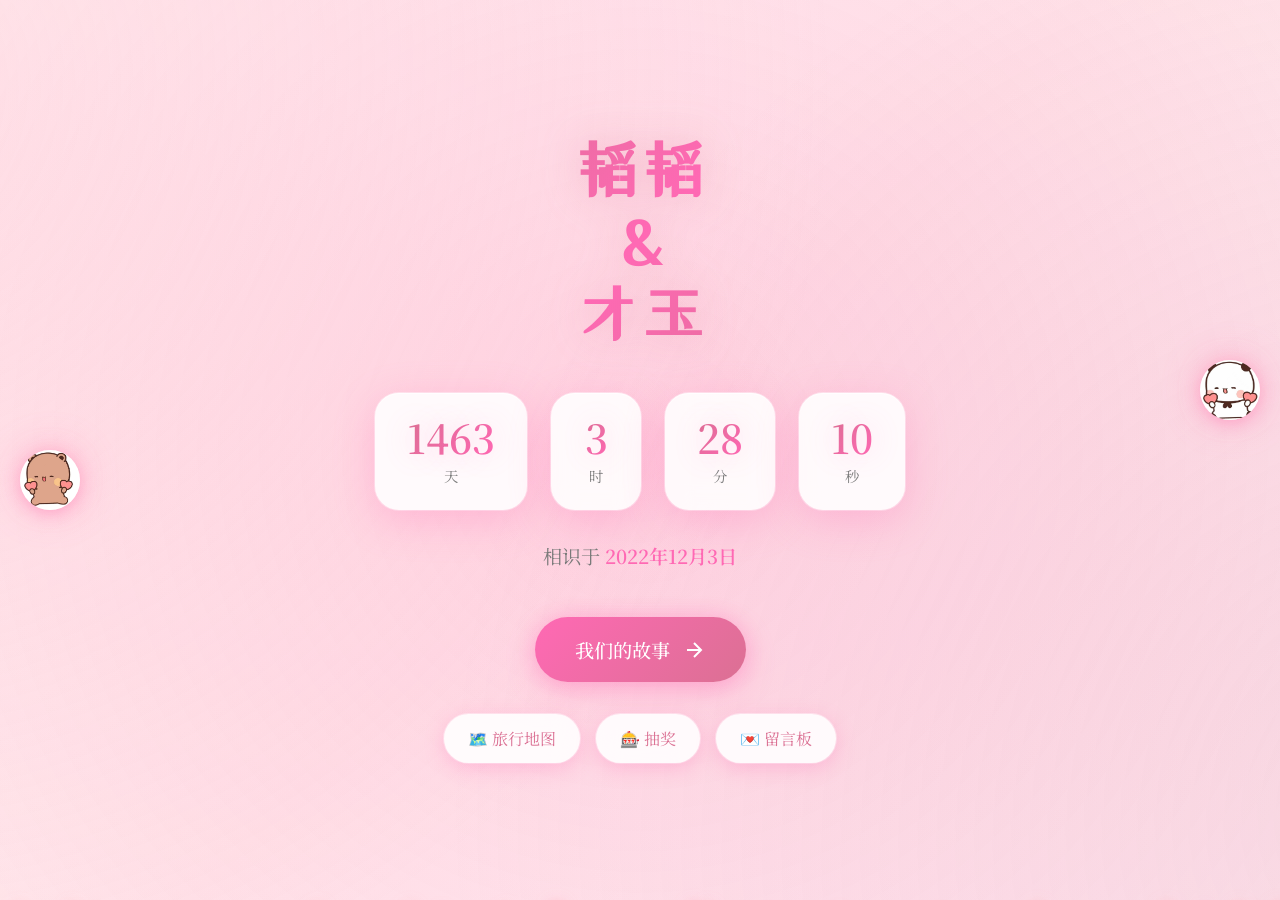
<file: index.html>
<!DOCTYPE html>
<html lang="zh-CN">
<head>
    <meta charset="UTF-8">
    <meta name="viewport" content="width=device-width, initial-scale=1.0">
    <title>我们的故事 💕</title>
    <link rel="stylesheet" href="css/style.css">
    <link href="https://fonts.googleapis.com/css2?family=Noto+Serif+SC:wght@400;600&family=ZCOOL+XiaoWei&display=swap" rel="stylesheet">
</head>
<body>
    <!-- 粒子背景 -->
    <div class="particles" id="particles"></div>

    <!-- 主页面容器 -->
    <main class="home">
        <div class="home-content">
            <!-- 标题 -->
            <h1 class="title">
                <span class="title-name">韬韬</span>
                <span class="title-name">&</span>
                <span class="title-name">才玉</span>
            </h1>

            <!-- 纪念日倒计时 -->
            <div class="countdown" id="countdown">
                <div class="countdown-item">
                    <span class="countdown-number" id="days">0</span>
                    <span class="countdown-label">天</span>
                </div>
                <div class="countdown-item">
                    <span class="countdown-number" id="hours">0</span>
                    <span class="countdown-label">时</span>
                </div>
                <div class="countdown-item">
                    <span class="countdown-number" id="minutes">0</span>
                    <span class="countdown-label">分</span>
                </div>
                <div class="countdown-item">
                    <span class="countdown-number" id="seconds">0</span>
                    <span class="countdown-label">秒</span>
                </div>
            </div>

            <!-- 纪念日文字 -->
            <p class="since-text">相识于 <span class="highlight">2022年12月3日</span></p>

            <!-- 入口按钮 -->
            <a href="timeline.html" class="entry-btn">
                <span>我们的故事</span>
                <svg class="btn-arrow" viewBox="0 0 24 24" fill="none" stroke="currentColor" stroke-width="2">
                    <path d="M5 12h14M12 5l7 7-7 7"/>
                </svg>
            </a>

            <!-- 导航入口 -->
            <nav class="home-nav">
                <a href="map.html" class="nav-btn">🗺️ 旅行地图</a>
                <a href="lottery.html" class="nav-btn">🎰 抽奖</a>
                <a href="guestbook.html" class="nav-btn">💌 留言板</a>
            </nav>
        </div>
    </main>

    <!-- 动画图像 -->
    <div class="floating-animations">
        <div class="anim-img anim-left" id="anim1">
            <img src="bubu.jpg" alt="动画1">
            <audio id="sound1" src="bubu.mp3"></audio>
        </div>
        <div class="anim-img anim-right" id="anim2">
            <img src="yier.jpg" alt="动画2">
            <audio id="sound2" src="yier.mp3"></audio>
        </div>
    </div>

    <script src="https://cdnjs.cloudflare.com/ajax/libs/gsap/3.12.5/gsap.min.js"></script>
    <script src="js/main.js"></script>
    <script>
        // 设置你们的纪念日（修改这个日期）
        const anniversaryDate = new Date('2022-12-03');

        // 初始化倒计时
        initCountdown(anniversaryDate);

        // 初始化粒子
        initParticles();

        // 初始化主页动画
        initHomeAnimation();

        // 动画图像点击音效
        document.querySelectorAll('.anim-img').forEach(elem => {
            elem.addEventListener('click', () => {
                const audio = elem.querySelector('audio');
                if (audio) {
                    audio.currentTime = 0;
                    audio.play();
                }
            });
        });
    </script>
</body>
</html>
</file>
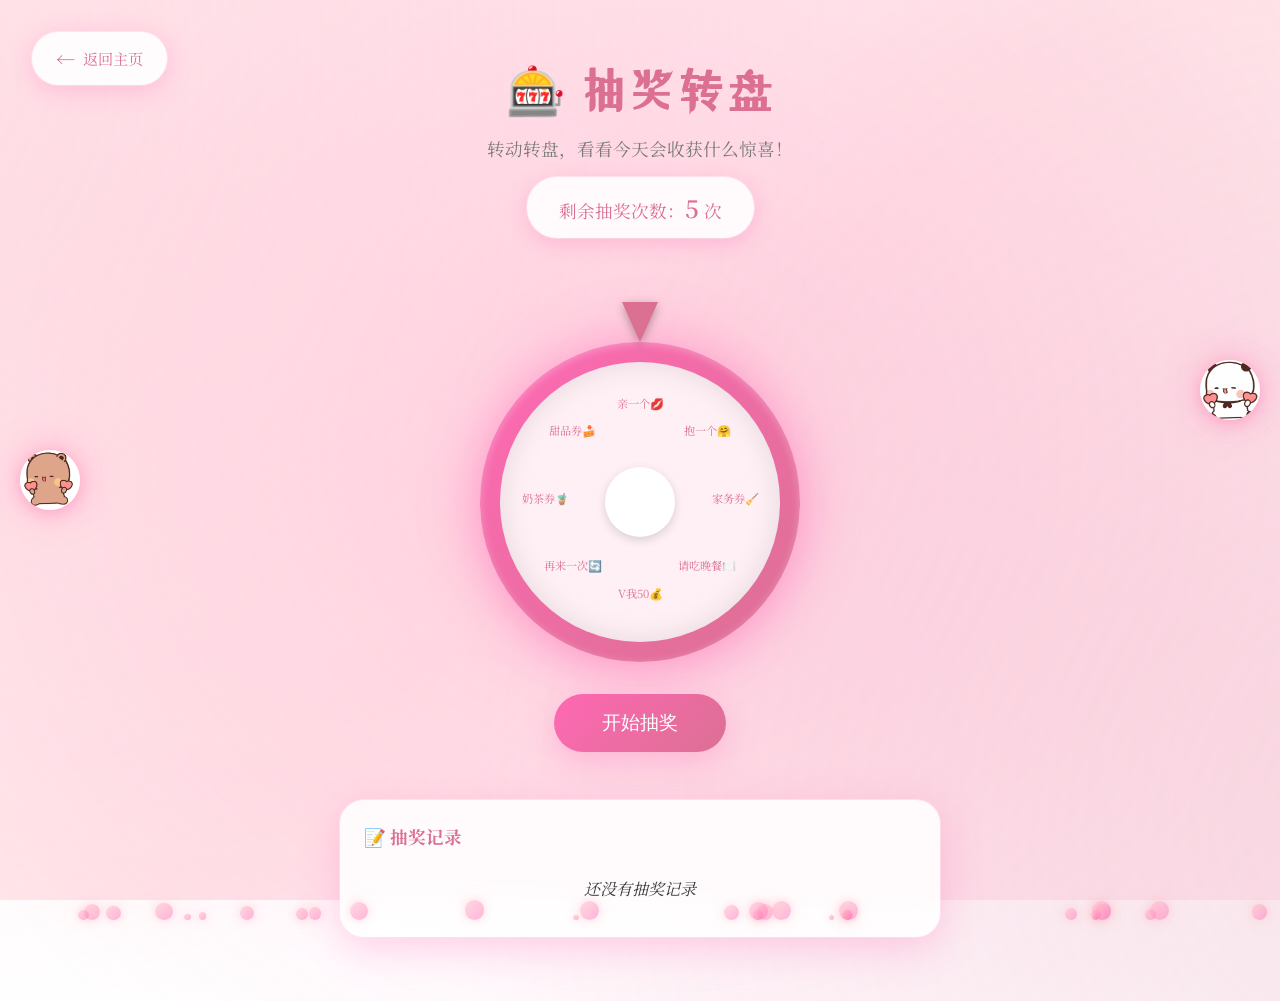
<file: lottery.html>
<!DOCTYPE html>
<html lang="zh-CN">
<head>
    <meta charset="UTF-8">
    <meta name="viewport" content="width=device-width, initial-scale=1.0">
    <title>抽奖 - 我们的故事</title>
    <link rel="stylesheet" href="css/style.css">
    <link href="https://fonts.googleapis.com/css2?family=Noto+Serif+SC:wght@400;600&family=ZCOOL+XiaoWei&display=swap" rel="stylesheet">
</head>
<body>
    <!-- 粒子背景 -->
    <div class="particles" id="particles"></div>

    <!-- 动画图像 -->
    <div class="floating-animations">
        <div class="anim-img anim-left" id="anim1">
            <img src="bubu.jpg" alt="动画1">
            <audio id="sound1" src="bubu.mp3"></audio>
        </div>
        <div class="anim-img anim-right" id="anim2">
            <img src="yier.jpg" alt="动画2">
            <audio id="sound2" src="yier.mp3"></audio>
        </div>
    </div>

    <!-- 返回按钮 -->
    <a href="index.html" class="back-btn">
        <span>←</span> 返回主页
    </a>

    <!-- 抽奖页面 -->
    <main class="lottery-page">
        <header class="lottery-header">
            <h1><span aria-hidden="true">🎰</span> 抽奖转盘</h1>
            <p>转动转盘，看看今天会收获什么惊喜！</p>
            <div class="chance-counter">
                剩余抽奖次数：<span id="chanceCount">5</span> 次
            </div>
        </header>

        <div class="lottery-container">
            <!-- 指针（固定不动） -->
            <div class="wheel-pointer"></div>

            <!-- 外环装饰（固定不动） -->
            <div class="wheel-outer">
                <!-- 内环转盘（真正旋转） -->
                <div class="wheel-inner" id="lotteryWheel">
                    <div class="wheel-segment" data-prize="亲一个💋">亲一个💋</div>
                    <div class="wheel-segment" data-prize="抱一个🤗">抱一个🤗</div>
                    <div class="wheel-segment" data-prize="家务券🧹">家务券🧹</div>
                    <div class="wheel-segment" data-prize="请吃晚餐🍽️">请吃晚餐🍽️</div>
                    <div class="wheel-segment" data-prize="V我50💰">V我50💰</div>
                    <div class="wheel-segment" data-prize="再来一次🔄">再来一次🔄</div>
                    <div class="wheel-segment" data-prize="奶茶券🧋">奶茶券🧋</div>
                    <div class="wheel-segment" data-prize="甜品券🍰">甜品券🍰</div>
                    <div class="wheel-center"></div>
                </div>
            </div>

            <!-- 抽奖按钮 -->
            <button class="lottery-btn" id="lotteryBtn">
                <span>开始抽奖</span>
            </button>
        </div>

        <!-- 历史记录 -->
        <div class="lottery-history">
            <h3><span aria-hidden="true">📝</span> 抽奖记录</h3>
            <ul id="historyList">
                <li class="history-empty">还没有抽奖记录</li>
            </ul>
        </div>
    </main>

    <!-- 中奖提示 -->
    <div class="modal-overlay" id="prizeModal">
        <div class="modal-content prize-result">
            <div class="prize-emoji" id="prizeEmoji">🎉</div>
            <h2 class="prize-title">恭喜你抽到</h2>
            <div class="prize-name" id="prizeName"></div>
            <button class="modal-close prize-close">确定</button>
        </div>
    </div>

    <script src="https://cdnjs.cloudflare.com/ajax/libs/gsap/3.12.5/gsap.min.js"></script>
    <script src="js/main.js"></script>
    <script>
        initParticles();
        initLottery();

        // 动画图像点击音效
        document.querySelectorAll('.anim-img').forEach(img => {
            img.addEventListener('click', () => {
                const audio = img.querySelector('audio');
                if (audio) {
                    audio.currentTime = 0;
                    audio.play().catch(() => {});
                }
            });
        });
    </script>
</body>
</html>
</file>
<file: css/style.css>
/* ============================================
   浪漫情侣网站 - 粉色优雅主题
   ============================================ */

/* CSS 变量 - 统一配色 */
:root {
    /* 主色系 - 粉色 */
    --pink-light: #FFF0F5;
    --pink-soft: #FFB6C1;
    --pink-medium: #FF69B4;
    --pink-deep: #DB7093;
    --pink-dark: #C71585;
    /* 点缀色 - 淡紫（打破单一暖色） */
    --lavender: #E8D5F2;
    --lavender-soft: #F3EBF8;
    /* 中性色 */
    --white: #FFFFFF;
    --text-dark: #3A3A3A;
    --text-light: #7A7A7A;
    /* 阴影 */
    --shadow-pink: rgba(255, 105, 180, 0.3);
    /* 玻璃模糊系统 - 统一值 */
    --blur-sm: 8px;
    --blur-md: 12px;
    --blur-lg: 16px;
    /* 间距系统 - 4px 基准 */
    --space-1: 4px;
    --space-2: 8px;
    --space-3: 12px;
    --space-4: 16px;
    --space-6: 24px;
    --space-8: 32px;
    --space-12: 48px;
}

/* 无障碍：焦点状态 */
:focus-visible {
    outline: 2px solid var(--pink-medium);
    outline-offset: 3px;
}

/* 无障碍：尊重用户的动画偏好 */
@media (prefers-reduced-motion: reduce) {
    *, *::before, *::after {
        animation-duration: 0.01ms !important;
        animation-iteration-count: 1 !important;
        transition-duration: 0.01ms !important;
    }
    /* 动画禁用时保留颜色过渡 */
    .countdown-item::before,
    .entry-btn::before {
        animation: none !important;
        opacity: 0.3 !important;
    }
}

/* 重置样式 */
* {
    margin: 0;
    padding: 0;
    box-sizing: border-box;
}

body {
    font-family: 'Noto Serif SC', serif;
    background: linear-gradient(135deg, #FFF0F5 0%, #FFE4E9 50%, #FFF0F5 100%);
    background-attachment: fixed;
    min-height: 100vh;
    color: var(--text-dark);
    overflow-x: hidden;
    position: relative;
}

/* 背景浪漫光晕 */
body::before {
    content: '';
    position: fixed;
    top: -50%;
    left: -50%;
    width: 200%;
    height: 200%;
    background:
        radial-gradient(circle at 20% 30%, rgba(255, 182, 193, 0.3) 0%, transparent 40%),
        radial-gradient(circle at 80% 70%, rgba(219, 112, 147, 0.2) 0%, transparent 40%),
        radial-gradient(circle at 50% 50%, rgba(255, 105, 180, 0.15) 0%, transparent 50%);
    animation: ambientGlow 15s ease-in-out infinite;
    pointer-events: none;
    z-index: 0;
}

@keyframes ambientGlow {
    0%, 100% { transform: translate(0, 0) rotate(0deg); }
    33% { transform: translate(2%, 1%) rotate(1deg); }
    66% { transform: translate(-1%, 2%) rotate(-1deg); }
}

/* ============================================
   主页样式
   ============================================ */

.home {
    min-height: 100vh;
    display: flex;
    align-items: center;
    justify-content: center;
    position: relative;
    padding: 2rem;
    z-index: 10;
}

.home-content {
    text-align: center;
    z-index: 10;
}

/* 标题 */
.title {
    font-family: 'ZCOOL XiaoWei', serif;
    font-size: clamp(2rem, 6vw, 4rem);
    background: linear-gradient(135deg, var(--pink-deep), var(--pink-medium), var(--pink-deep));
    -webkit-background-clip: text;
    -webkit-text-fill-color: transparent;
    background-clip: text;
    margin-bottom: 3rem;
    display: flex;
    flex-direction: column;
    gap: 0.5rem;
    opacity: 0;
    filter: drop-shadow(0 0 20px rgba(219, 112, 147, 0.3));
}

.title-heart {
    font-size: 2rem;
    color: var(--pink-medium);
    animation: heartbeat 1.5s ease-in-out infinite;
}

/* 倒计时 */
.countdown {
    display: flex;
    justify-content: center;
    gap: 1.5rem;
    margin-bottom: 2rem;
    opacity: 0;
}

.countdown-item {
    display: flex;
    flex-direction: column;
    align-items: center;
    background: rgba(255, 255, 255, 0.88);
    backdrop-filter: blur(var(--blur-md));
    -webkit-backdrop-filter: blur(var(--blur-md));
    padding: 1.5rem 2rem;
    border-radius: 24px;
    box-shadow:
        0 10px 40px var(--shadow-pink),
        0 0 0 1px rgba(255, 255, 255, 0.5),
        inset 0 1px 0 rgba(255, 255, 255, 0.8);
    min-width: 90px;
    position: relative;
    overflow: hidden;
}

.countdown-item::before {
    content: '';
    position: absolute;
    top: 0;
    left: -100%;
    width: 100%;
    height: 100%;
    background: linear-gradient(90deg, transparent, rgba(255, 255, 255, 0.4), transparent);
    animation: shimmer 3s infinite;
}

@keyframes shimmer {
    0% { left: -100%; }
    50%, 100% { left: 100%; }
}

.countdown-number {
    font-size: 2.5rem;
    font-weight: 600;
    background: linear-gradient(135deg, var(--pink-deep), var(--pink-medium));
    -webkit-background-clip: text;
    -webkit-text-fill-color: transparent;
    background-clip: text;
    line-height: 1;
    text-shadow: 0 0 30px rgba(255, 105, 180, 0.3);
}

.countdown-label {
    font-size: 0.9rem;
    color: var(--text-light);
    margin-top: 0.5rem;
}

/* 纪念日文字 */
.since-text {
    font-size: 1.2rem;
    color: var(--text-light);
    margin-bottom: 3rem;
    opacity: 0;
}

.highlight {
    color: var(--pink-medium);
    font-weight: 600;
}

/* 入口按钮 */
.entry-btn {
    display: inline-flex;
    align-items: center;
    gap: 0.75rem;
    background: linear-gradient(135deg, var(--pink-medium), var(--pink-deep));
    color: var(--white);
    text-decoration: none;
    padding: 1.2rem 2.5rem;
    border-radius: 50px;
    font-size: 1.2rem;
    font-weight: 500;
    box-shadow:
        0 10px 30px var(--shadow-pink),
        0 0 20px rgba(255, 105, 180, 0.3);
    transition: all 0.3s ease;
    opacity: 0;
    position: relative;
    overflow: hidden;
}

.entry-btn::before {
    content: '';
    position: absolute;
    top: 0;
    left: -100%;
    width: 100%;
    height: 100%;
    background: linear-gradient(90deg, transparent, rgba(255, 255, 255, 0.3), transparent);
    transition: left 0.5s ease;
}

.entry-btn:hover {
    transform: translateY(-3px);
    box-shadow:
        0 15px 40px rgba(255, 105, 180, 0.5),
        0 0 40px rgba(255, 105, 180, 0.4);
}

.entry-btn:hover::before {
    left: 100%;
}

.entry-btn .btn-arrow {
    width: 24px;
    height: 24px;
    transition: transform 0.3s ease;
}

.entry-btn:hover .btn-arrow {
    transform: translateX(5px);
}

/* ============================================
   粒子背景
   ============================================ */

.particles {
    position: fixed;
    top: 0;
    left: 0;
    width: 100%;
    height: 100%;
    pointer-events: none;
    z-index: 1;
}

.particle {
    position: absolute;
    border-radius: 50%;
    background: linear-gradient(135deg, var(--pink-soft), var(--pink-medium));
    opacity: 0.5;
    animation: float 15s infinite ease-in-out;
    box-shadow: 0 0 10px var(--pink-soft), 0 0 20px rgba(255, 182, 193, 0.3);
}

@keyframes float {
    0%, 100% {
        transform: translateY(0) rotate(0deg);
        opacity: 0.6;
    }
    50% {
        transform: translateY(-100px) rotate(180deg);
        opacity: 0.3;
    }
}

/* ============================================
   心跳动画
   ============================================ */

@keyframes heartbeat {
    0%, 100% { transform: scale(1); }
    50% { transform: scale(1.2); }
}

/* ============================================
   响应式
   ============================================ */

@media (max-width: 768px) {
    .countdown {
        gap: 0.75rem;
        flex-wrap: wrap;
    }

    .countdown-item {
        padding: 1rem 1.5rem;
        min-width: 70px;
    }

    .countdown-number {
        font-size: 1.8rem;
    }

    .title {
        margin-bottom: 2rem;
    }

    .since-text {
        font-size: 1rem;
    }
}

/* ============================================
   时间轴页面样式
   ============================================ */

.timeline-page {
    min-height: 100vh;
    padding: 4rem 2rem;
}

.timeline-header {
    text-align: center;
    margin-bottom: 4rem;
}

.timeline-header h1 {
    font-family: 'ZCOOL XiaoWei', serif;
    font-size: clamp(2rem, 5vw, 3rem);
    color: var(--pink-deep);
    margin-bottom: 1rem;
    opacity: 0;
}

.timeline-header p {
    color: var(--text-light);
    font-size: 1.1rem;
    opacity: 0;
}

.back-btn {
    position: fixed;
    top: 2rem;
    left: 2rem;
    display: inline-flex;
    align-items: center;
    gap: 0.5rem;
    background: rgba(255, 255, 255, 0.9);
    backdrop-filter: blur(var(--blur-md));
    -webkit-backdrop-filter: blur(var(--blur-md));
    color: var(--pink-deep);
    text-decoration: none;
    font-size: 0.95rem;
    padding: 0.8rem 1.5rem;
    border-radius: 50px;
    box-shadow:
        0 5px 25px var(--shadow-pink),
        0 0 0 1px rgba(255, 255, 255, 0.5);
    transition: all 0.3s ease;
    z-index: 100;
    opacity: 0;
}

.back-btn:hover {
    transform: translateY(-3px);
    box-shadow: 0 10px 35px rgba(255, 105, 180, 0.4);
    background: var(--pink-light);
}

.back-btn span {
    font-size: 1.2rem;
    transition: transform 0.3s ease;
}

.back-btn:hover span {
    transform: translateX(-3px);
}

/* 时间轴容器 */
.timeline {
    max-width: 800px;
    margin: 0 auto;
    position: relative;
    padding-left: 40px;
}

.timeline::before {
    content: '';
    position: absolute;
    left: 15px;
    top: 0;
    bottom: 0;
    width: 3px;
    background: linear-gradient(to bottom, var(--pink-soft), var(--pink-deep), var(--pink-soft));
    border-radius: 3px;
}

/* 时间节点 */
.timeline-item {
    position: relative;
    margin-bottom: 3rem;
    opacity: 0;
    transform: translateX(-30px);
}

.timeline-item::before {
    content: '💕';
    position: absolute;
    left: -40px;
    top: 0;
    width: 34px;
    height: 34px;
    background: var(--white);
    border-radius: 50%;
    display: flex;
    align-items: center;
    justify-content: center;
    box-shadow: 0 4px 15px var(--shadow-pink);
    font-size: 1rem;
}

.timeline-date {
    display: inline-block;
    font-size: 0.85rem;
    color: var(--pink-dark);
    font-weight: 600;
    margin-bottom: var(--space-2);
    background: var(--lavender-soft);
    padding: var(--space-1) var(--space-3);
    border-radius: var(--space-3);
}

.timeline-card {
    background: rgba(255, 255, 255, 0.88);
    backdrop-filter: blur(var(--blur-md));
    -webkit-backdrop-filter: blur(var(--blur-md));
    padding: var(--space-6);
    border-radius: var(--space-6);
    box-shadow:
        0 10px 40px var(--shadow-pink),
        0 0 0 1px rgba(255, 255, 255, 0.5);
    cursor: pointer;
    transition: all 0.3s ease;
}

.timeline-card:hover {
    transform: translateY(-5px);
    box-shadow:
        0 15px 50px rgba(255, 105, 180, 0.4),
        0 0 30px rgba(255, 182, 193, 0.3);
}

.timeline-card h3 {
    color: var(--pink-deep);
    font-size: 1.3rem;
    margin-bottom: 0.5rem;
}

.timeline-card p {
    color: var(--text-light);
    font-size: 0.95rem;
    line-height: 1.6;
}

.timeline-card .preview-image {
    width: 100%;
    height: auto;
    max-height: 200px;
    object-fit: contain;
    border-radius: 12px;
    margin-bottom: 1rem;
}

/* ============================================
   详情模态框
   ============================================ */

.modal-overlay {
    position: fixed;
    top: 0;
    left: 0;
    width: 100%;
    height: 100%;
    background: rgba(0, 0, 0, 0.6);
    backdrop-filter: blur(var(--blur-sm));
    display: flex;
    align-items: center;
    justify-content: center;
    z-index: 1000;
    opacity: 0;
    visibility: hidden;
    transition: all 0.4s ease;
    padding: 2rem;
}

.modal-overlay.active {
    opacity: 1;
    visibility: visible;
}

.modal-content {
    background: rgba(255, 255, 255, 0.95);
    backdrop-filter: blur(var(--blur-lg));
    -webkit-backdrop-filter: blur(var(--blur-lg));
    border-radius: 30px;
    max-width: 700px;
    width: 100%;
    max-height: 90vh;
    overflow-y: auto;
    padding: 2.5rem;
    position: relative;
    transform: scale(0.8) translateY(50px);
    transition: transform 0.4s ease;
    box-shadow:
        0 25px 80px rgba(219, 112, 147, 0.3),
        0 0 0 1px rgba(255, 255, 255, 0.5);
}

.modal-overlay.active .modal-content {
    transform: scale(1) translateY(0);
}

.modal-close {
    position: absolute;
    top: 1.5rem;
    right: 1.5rem;
    width: 40px;
    height: 40px;
    border: none;
    background: linear-gradient(135deg, var(--pink-light), var(--pink-soft));
    box-shadow: 0 4px 15px var(--shadow-pink);
    border-radius: 50%;
    cursor: pointer;
    font-size: 1.5rem;
    color: var(--pink-deep);
    transition: all 0.3s;
    display: flex;
    align-items: center;
    justify-content: center;
}

.modal-close:hover {
    background: var(--pink-soft);
    transform: rotate(90deg);
}

.modal-image {
    width: 100%;
    height: auto;
    max-height: 50vh;
    object-fit: contain;
    display: block;
    border-radius: 0;
}

.modal-date {
    color: var(--pink-medium);
    font-size: 0.9rem;
    font-weight: 600;
    margin-bottom: 0.5rem;
}

.modal-title {
    font-family: 'ZCOOL XiaoWei', serif;
    font-size: 1.8rem;
    color: var(--pink-deep);
    margin-bottom: 1rem;
}

.modal-text {
    color: var(--text-dark);
    font-size: 1.1rem;
    line-height: 1.8;
}

/* 音乐控制 */
.music-control {
    position: fixed;
    bottom: 2rem;
    right: 2rem;
    width: 50px;
    height: 50px;
    background: var(--white);
    border: none;
    border-radius: 50%;
    cursor: pointer;
    box-shadow: 0 5px 20px var(--shadow-pink);
    z-index: 100;
    display: flex;
    align-items: center;
    justify-content: center;
    font-size: 1.5rem;
    transition: all 0.3s;
}

.music-control:hover {
    transform: scale(1.1);
}

/* ============================================
   GSAP 动画状态类
   ============================================ */

.animate-in {
    opacity: 1 !important;
    transform: translateX(0) translateY(0) scale(1) !important;
}

/* ============================================
   主页导航
   ============================================ */

.home-nav {
    display: flex;
    justify-content: center;
    gap: 1rem;
    margin-top: 2rem;
    flex-wrap: wrap;
    opacity: 0;
}

.nav-btn {
    display: inline-flex;
    align-items: center;
    gap: 0.5rem;
    background: rgba(255, 255, 255, 0.88);
    backdrop-filter: blur(var(--blur-md));
    -webkit-backdrop-filter: blur(var(--blur-md));
    color: var(--pink-deep);
    text-decoration: none;
    padding: 0.8rem 1.5rem;
    border-radius: 30px;
    font-size: 1rem;
    box-shadow:
        0 5px 20px var(--shadow-pink),
        0 0 0 1px rgba(255, 255, 255, 0.5);
    transition: all 0.3s ease;
}

.nav-btn:hover {
    transform: translateY(-3px);
    box-shadow:
        0 10px 30px rgba(255, 105, 180, 0.4),
        0 0 20px rgba(255, 182, 193, 0.3);
    background: var(--pink-light);
}

/* ============================================
   旅行地图页面
   ============================================ */

.map-page {
    min-height: 100vh;
    padding: 6rem 2rem 4rem;
}

.map-header {
    text-align: center;
    margin-bottom: 2rem;
}

.map-header h1 {
    font-family: 'ZCOOL XiaoWei', serif;
    font-size: clamp(2rem, 5vw, 3rem);
    color: var(--pink-deep);
    margin-bottom: 1rem;
    opacity: 0;
}

.map-header p {
    color: var(--text-light);
    font-size: 1.1rem;
    opacity: 0;
}

.map-container {
    max-width: 1000px;
    margin: 0 auto;
    display: grid;
    grid-template-columns: 1fr 300px;
    gap: 2rem;
    opacity: 0;
}

.echarts-map {
    position: relative;
    background: var(--white);
    border-radius: 20px;
    padding: 1rem;
    box-shadow: 0 10px 40px var(--shadow-pink);
    width: 100%;
    height: 500px;
    position: relative;
}

.back-to-china {
    display: none;
    align-items: center;
    gap: 0.3rem;
    background: var(--white);
    color: var(--pink-deep);
    padding: 0.5rem 1rem;
    border-radius: 20px;
    font-size: 0.9rem;
    cursor: pointer;
    box-shadow: 0 2px 10px var(--shadow-pink);
    border: 1px solid var(--pink-light);
    transition: all 0.3s;
    user-select: none;
}

.back-to-china.visible {
    display: inline-flex;
}

.back-to-china:hover {
    background: var(--pink-light);
    transform: scale(1.05);
}

.city-list {
    background: var(--white);
    border-radius: 20px;
    padding: 1.5rem;
    box-shadow: 0 10px 40px var(--shadow-pink);
    height: fit-content;
}

.city-list h3 {
    color: var(--pink-deep);
    font-size: 1.2rem;
    margin-bottom: 1rem;
}

.city-tags {
    display: flex;
    flex-wrap: wrap;
    gap: 0.5rem;
}

.city-tag {
    display: inline-flex;
    align-items: center;
    gap: 0.3rem;
    background: var(--pink-light);
    color: var(--pink-deep);
    padding: 0.5rem 1rem;
    border-radius: 20px;
    font-size: 0.9rem;
    cursor: pointer;
    transition: all 0.3s ease;
}

.city-tag:hover {
    background: var(--pink-soft);
    transform: scale(1.05);
}

.city-tag[data-empty="true"] {
    opacity: 0.5;
    background: var(--white);
}

.modal-gallery {
    position: relative;
    width: 100%;
    margin-bottom: 0.5rem;
}

.gallery-image-wrap {
    width: 100%;
    display: flex;
    align-items: center;
    justify-content: center;
    min-height: 200px;
    max-height: 50vh;
    background: #f8f8f8;
    border-radius: 20px;
    overflow: hidden;
}

.gallery-nav {
    position: absolute;
    top: 50%;
    transform: translateY(-50%);
    width: 36px;
    height: 36px;
    background: rgba(255, 255, 255, 0.9);
    border: none;
    border-radius: 50%;
    cursor: pointer;
    font-size: 1rem;
    color: var(--pink-deep);
    box-shadow: 0 2px 10px rgba(0,0,0,0.1);
    z-index: 2;
    display: flex;
    align-items: center;
    justify-content: center;
    transition: all 0.3s;
}

.gallery-nav:hover {
    background: var(--pink-soft);
    transform: translateY(-50%) scale(1.1);
}

.gallery-prev { left: 10px; }
.gallery-next { right: 10px; }

.gallery-dots {
    position: absolute;
    bottom: 12px;
    left: 50%;
    transform: translateX(-50%);
    display: flex;
    gap: 8px;
    z-index: 2;
}

.gallery-dot {
    width: 8px;
    height: 8px;
    border-radius: 50%;
    background: rgba(255, 255, 255, 0.6);
    cursor: pointer;
    transition: all 0.3s;
}

.gallery-dot.active {
    background: var(--pink-deep);
    transform: scale(1.3);
}

.gallery-caption {
    text-align: center;
    color: var(--text-dark);
    font-size: 0.95rem;
    margin-bottom: 1rem;
    min-height: 1.5rem;
}

@media (max-width: 768px) {
    .map-container {
        grid-template-columns: 1fr;
    }

    .city-list {
        order: -1;
    }

    .echarts-map {
        height: 400px;
    }
}

/* ============================================
   抽奖页面
   ============================================ */

.lottery-page {
    min-height: 100vh;
    padding: 4rem 2rem;
    text-align: center;
}

.lottery-header {
    margin-bottom: 2rem;
}

.lottery-header h1 {
    font-family: 'ZCOOL XiaoWei', serif;
    font-size: clamp(2rem, 5vw, 3rem);
    color: var(--pink-deep);
    margin-bottom: 1rem;
    opacity: 0;
}

.lottery-header p {
    color: var(--text-light);
    font-size: 1.1rem;
    margin-bottom: 1rem;
    opacity: 0;
}

.chance-counter {
    background: rgba(255, 255, 255, 0.88);
    backdrop-filter: blur(var(--blur-md));
    -webkit-backdrop-filter: blur(var(--blur-md));
    display: inline-block;
    padding: 0.8rem 2rem;
    border-radius: 30px;
    font-size: 1.1rem;
    color: var(--pink-deep);
    box-shadow:
        0 5px 20px var(--shadow-pink),
        0 0 0 1px rgba(255, 255, 255, 0.5);
    margin-bottom: 2rem;
    opacity: 0;
}

.chance-counter span {
    font-weight: 600;
    font-size: 1.5rem;
}

.lottery-container {
    display: flex;
    flex-direction: column;
    align-items: center;
    gap: 2rem;
    margin-bottom: 3rem;
    opacity: 0;
    position: relative;
}

/* 指针 - 固定在顶部，指向下方的转盘 */
.wheel-pointer {
    position: absolute;
    top: 0;
    left: 50%;
    transform: translateX(-50%);
    z-index: 10;
    /* 使用CSS绘制三角形指针，向下指 */
    width: 0;
    height: 0;
    border-left: 18px solid transparent;
    border-right: 18px solid transparent;
    border-top: 40px solid var(--pink-deep);
    filter: drop-shadow(0 3px 5px rgba(0,0,0,0.3));
}

/* 外环容器 - 固定 */
.wheel-outer {
    width: 320px;
    height: 320px;
    border-radius: 50%;
    background: linear-gradient(135deg, var(--pink-medium), var(--pink-deep));
    display: flex;
    align-items: center;
    justify-content: center;
    box-shadow:
        0 10px 40px var(--shadow-pink),
        0 0 60px rgba(255, 105, 180, 0.4),
        inset 0 2px 10px rgba(255, 255, 255, 0.3);
    position: relative;
    margin-top: 40px;
}

/* 内环转盘 - 纯色背景 */
.wheel-inner {
    width: 280px;
    height: 280px;
    border-radius: 50%;
    background: var(--pink-light);
    position: relative;
    box-shadow: inset 0 0 30px rgba(0,0,0,0.1);
}

/* 中心装饰圆 */
.wheel-center {
    position: absolute;
    width: 70px;
    height: 70px;
    background: var(--white);
    border-radius: 50%;
    top: 50%;
    left: 50%;
    transform: translate(-50%, -50%);
    z-index: 2;
    box-shadow: 0 3px 10px rgba(0,0,0,0.15);
}

/* 扇形文字容器 */
.s {
    position: absolute;
    width: 100%;
    height: 100%;
    z-index: 1;
}

/* 每个扇形文字 - JS控制位置 */
.wheel-segment {
    position: absolute;
    width: 70px;
    display: flex;
    align-items: center;
    justify-content: center;
    font-size: 0.7rem;
    color: var(--pink-deep);
    text-align: center;
    line-height: 1.2;
}

.lottery-btn {
    background: linear-gradient(135deg, var(--pink-medium), var(--pink-deep));
    color: var(--white);
    border: none;
    padding: 1rem 3rem;
    border-radius: 50px;
    font-size: 1.2rem;
    font-weight: 500;
    cursor: pointer;
    box-shadow: 0 10px 30px var(--shadow-pink);
    transition: all 0.3s ease;
}

.lottery-btn:hover {
    transform: translateY(-3px);
    box-shadow: 0 15px 40px rgba(255, 105, 180, 0.5);
}

.lottery-btn:disabled {
    opacity: 0.5;
    cursor: not-allowed;
    transform: none;
}

.prize-config {
    max-width: 600px;
    margin: 0 auto 3rem;
    background: rgba(255, 255, 255, 0.88);
    backdrop-filter: blur(var(--blur-md));
    -webkit-backdrop-filter: blur(var(--blur-md));
    border-radius: 24px;
    padding: 1.5rem;
    box-shadow:
        0 10px 40px var(--shadow-pink),
        0 0 0 1px rgba(255, 255, 255, 0.5);
    text-align: left;
    opacity: 0;
}

.prize-config h3 {
    color: var(--pink-deep);
    font-size: 1.1rem;
    margin-bottom: 1rem;
}

.prize-list {
    display: flex;
    flex-wrap: wrap;
    gap: 0.5rem;
}

.prize-item {
    background: linear-gradient(135deg, rgba(255, 240, 245, 0.9), rgba(255, 230, 235, 0.9));
    padding: 0.5rem 1rem;
    border-radius: 20px;
    font-size: 0.9rem;
    color: var(--text-dark);
    outline: none;
    transition: all 0.3s;
    border: 1px solid rgba(255, 182, 193, 0.3);
}

.prize-item:focus {
    background: var(--pink-soft);
}

.lottery-history {
    max-width: 600px;
    margin: 0 auto;
    background: rgba(255, 255, 255, 0.88);
    backdrop-filter: blur(var(--blur-md));
    -webkit-backdrop-filter: blur(var(--blur-md));
    border-radius: 24px;
    padding: 1.5rem;
    box-shadow:
        0 10px 40px var(--shadow-pink),
        0 0 0 1px rgba(255, 255, 255, 0.5);
    text-align: left;
    opacity: 0;
}

.lottery-history h3 {
    color: var(--pink-deep);
    font-size: 1.1rem;
    margin-bottom: 1rem;
}

.lottery-history ul {
    list-style: none;
}

.lottery-history li {
    padding: 0.8rem 0;
    border-bottom: 1px solid var(--pink-light);
    color: var(--text-dark);
    display: flex;
    justify-content: space-between;
    align-items: center;
}

.lottery-history li:last-child {
    border-bottom: none;
}

.history-empty {
    color: var(--text-light);
    font-style: italic;
    justify-content: center !important;
}

.history-prize {
    color: var(--pink-deep);
    font-weight: 600;
}

.history-time {
    color: var(--text-light);
    font-size: 0.85rem;
}

.prize-result {
    text-align: center;
    padding: 3rem;
}

.prize-emoji {
    font-size: 5rem;
    margin-bottom: 1rem;
}

.prize-title {
    font-family: 'ZCOOL XiaoWei', serif;
    font-size: 1.5rem;
    color: var(--text-light);
    margin-bottom: 1rem;
}

.prize-name {
    font-size: 2rem;
    color: var(--pink-deep);
    font-weight: 600;
    margin-bottom: 2rem;
}

.prize-close {
    position: static;
    margin: 0 auto;
    width: auto;
    height: auto;
    padding: 0.8rem 2rem;
    font-size: 1rem;
}

/* ============================================
   留言板页面
   ============================================ */

.guestbook-page {
    min-height: 100vh;
    padding: 4rem 2rem;
    max-width: 700px;
    margin: 0 auto;
}

.guestbook-header {
    text-align: center;
    margin-bottom: 3rem;
}

.guestbook-header h1 {
    font-family: 'ZCOOL XiaoWei', serif;
    font-size: clamp(2rem, 5vw, 3rem);
    color: var(--pink-deep);
    margin-bottom: 1rem;
    opacity: 0;
}

.guestbook-header p {
    color: var(--text-light);
    font-size: 1.1rem;
    opacity: 0;
}

.message-form {
    background: rgba(255, 255, 255, 0.88);
    backdrop-filter: blur(var(--blur-md));
    -webkit-backdrop-filter: blur(var(--blur-md));
    border-radius: 25px;
    padding: 2rem;
    box-shadow:
        0 10px 40px var(--shadow-pink),
        0 0 0 1px rgba(255, 255, 255, 0.5);
    margin-bottom: 3rem;
    opacity: 0;
}

.form-group {
    margin-bottom: 1.5rem;
}

.form-group input,
.form-group textarea {
    width: 100%;
    padding: 1rem;
    border: 2px solid var(--pink-light);
    border-radius: 15px;
    font-family: inherit;
    font-size: 1rem;
    color: var(--text-dark);
    transition: all 0.3s;
    resize: none;
    background: rgba(255, 255, 255, 0.8);
}

.form-group input:focus,
.form-group textarea:focus {
    outline: none;
    border-color: var(--pink-medium);
    box-shadow: 0 0 20px rgba(255, 105, 180, 0.2);
}

.form-group textarea {
    min-height: 120px;
}

.char-count {
    text-align: right;
    font-size: 0.85rem;
    color: var(--text-light);
    margin-top: 0.5rem;
}

.form-actions {
    display: flex;
    justify-content: space-between;
    align-items: center;
    flex-wrap: wrap;
    gap: 1rem;
}

.mood-select {
    display: flex;
    align-items: center;
    gap: 0.5rem;
    font-size: 0.95rem;
    color: var(--text-dark);
}

.mood-icons {
    display: flex;
    gap: 0.3rem;
}

.mood-icon {
    font-size: 1.5rem;
    cursor: pointer;
    transition: all 0.3s;
    opacity: 0.5;
}

.mood-icon:hover,
.mood-icon.active {
    opacity: 1;
    transform: scale(1.2);
}

.mood-icon.active {
    filter: drop-shadow(0 0 5px var(--pink-medium));
}

.submit-btn {
    background: linear-gradient(135deg, var(--pink-medium), var(--pink-deep));
    color: var(--white);
    border: none;
    padding: 0.8rem 2rem;
    border-radius: 25px;
    font-size: 1rem;
    cursor: pointer;
    box-shadow:
        0 5px 20px var(--shadow-pink),
        0 0 15px rgba(255, 105, 180, 0.3);
    transition: all 0.3s ease;
}

.submit-btn:hover {
    transform: translateY(-2px);
    box-shadow:
        0 10px 30px rgba(255, 105, 180, 0.5),
        0 0 25px rgba(255, 105, 180, 0.4);
}

.messages-container {
    background: rgba(255, 255, 255, 0.88);
    backdrop-filter: blur(var(--blur-md));
    -webkit-backdrop-filter: blur(var(--blur-md));
    border-radius: 25px;
    padding: 2rem;
    box-shadow:
        0 10px 40px var(--shadow-pink),
        0 0 0 1px rgba(255, 255, 255, 0.5);
    opacity: 0;
}

.messages-container h3 {
    color: var(--pink-deep);
    font-size: 1.2rem;
    margin-bottom: 1.5rem;
}

.message-count {
    color: var(--text-light);
    font-weight: normal;
}

.messages-list {
    display: flex;
    flex-direction: column;
    gap: 1.5rem;
}

.message-card {
    background: rgba(255, 240, 245, 0.8);
    backdrop-filter: blur(var(--blur-md));
    -webkit-backdrop-filter: blur(var(--blur-md));
    border-radius: 20px;
    padding: 1.5rem;
    transition: all 0.3s;
    border: 1px solid rgba(255, 182, 193, 0.3);
}

.message-card:hover {
    transform: translateY(-3px);
    box-shadow:
        0 10px 30px var(--shadow-pink),
        0 0 20px rgba(255, 182, 193, 0.3);
}

.loading-messages,
.no-messages,
.error-messages {
    text-align: center;
    padding: 3rem;
    color: var(--text-light);
    font-size: 1.1rem;
}

.error-messages {
    color: var(--pink-deep);
}

.message-header {
    display: flex;
    align-items: center;
    gap: 0.75rem;
    margin-bottom: 0.75rem;
    flex-wrap: wrap;
}

.message-author {
    font-weight: 600;
    color: var(--pink-deep);
}

.message-mood {
    font-size: 1.2rem;
}

.message-time {
    color: var(--text-light);
    font-size: 0.85rem;
    margin-left: auto;
}

.message-content {
    color: var(--text-dark);
    line-height: 1.7;
}

/* ============================================
   浮动动画图像
   ============================================ */
.floating-animations {
    position: fixed;
    top: 0;
    left: 0;
    width: 100%;
    height: 100%;
    pointer-events: none;
    z-index: 50;
}

.anim-img {
    position: absolute;
    cursor: pointer;
    pointer-events: auto;
    transition: transform 0.3s ease;
}

.anim-img:hover {
    transform: scale(1.1);
}

.anim-img img {
    width: 60px;
    height: 60px;
    border-radius: 50%;
    box-shadow:
        0 4px 15px var(--shadow-pink),
        0 0 20px rgba(255, 182, 193, 0.5),
        0 0 40px rgba(255, 105, 180, 0.3);
    object-fit: cover;
    transition: all 0.3s ease;
}

.anim-img:hover img {
    box-shadow:
        0 8px 25px var(--shadow-pink),
        0 0 30px rgba(255, 182, 193, 0.7),
        0 0 50px rgba(255, 105, 180, 0.5);
}

.anim-left {
    left: 20px;
    top: 50%;
    animation: floatLeft 3s ease-in-out infinite;
}

.anim-right {
    right: 20px;
    top: 40%;
    animation: floatRight 4s ease-in-out infinite;
}

@keyframes floatLeft {
    0%, 100% { transform: translateY(0) rotate(-5deg); }
    50% { transform: translateY(-20px) rotate(5deg); }
}

@keyframes floatRight {
    0%, 100% { transform: translateY(0) rotate(5deg); }
    50% { transform: translateY(-25px) rotate(-5deg); }
}
</file>
